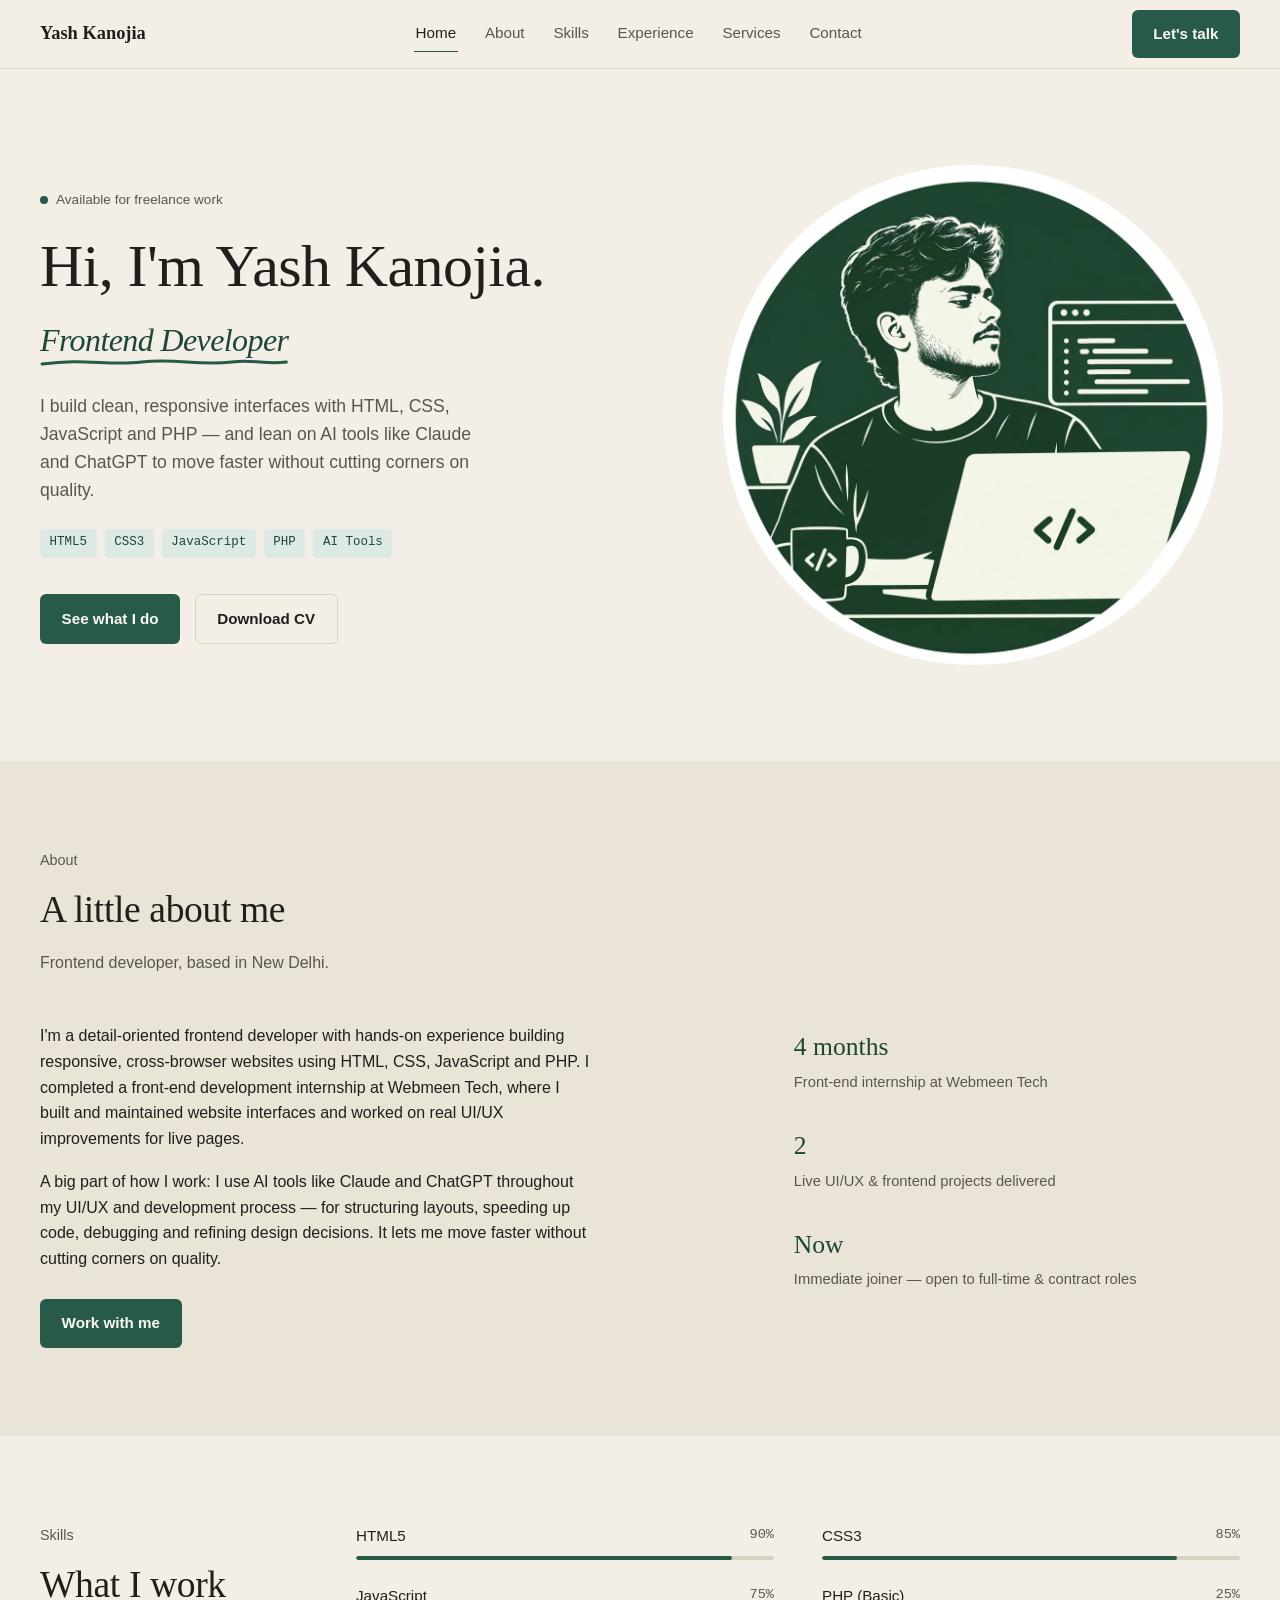
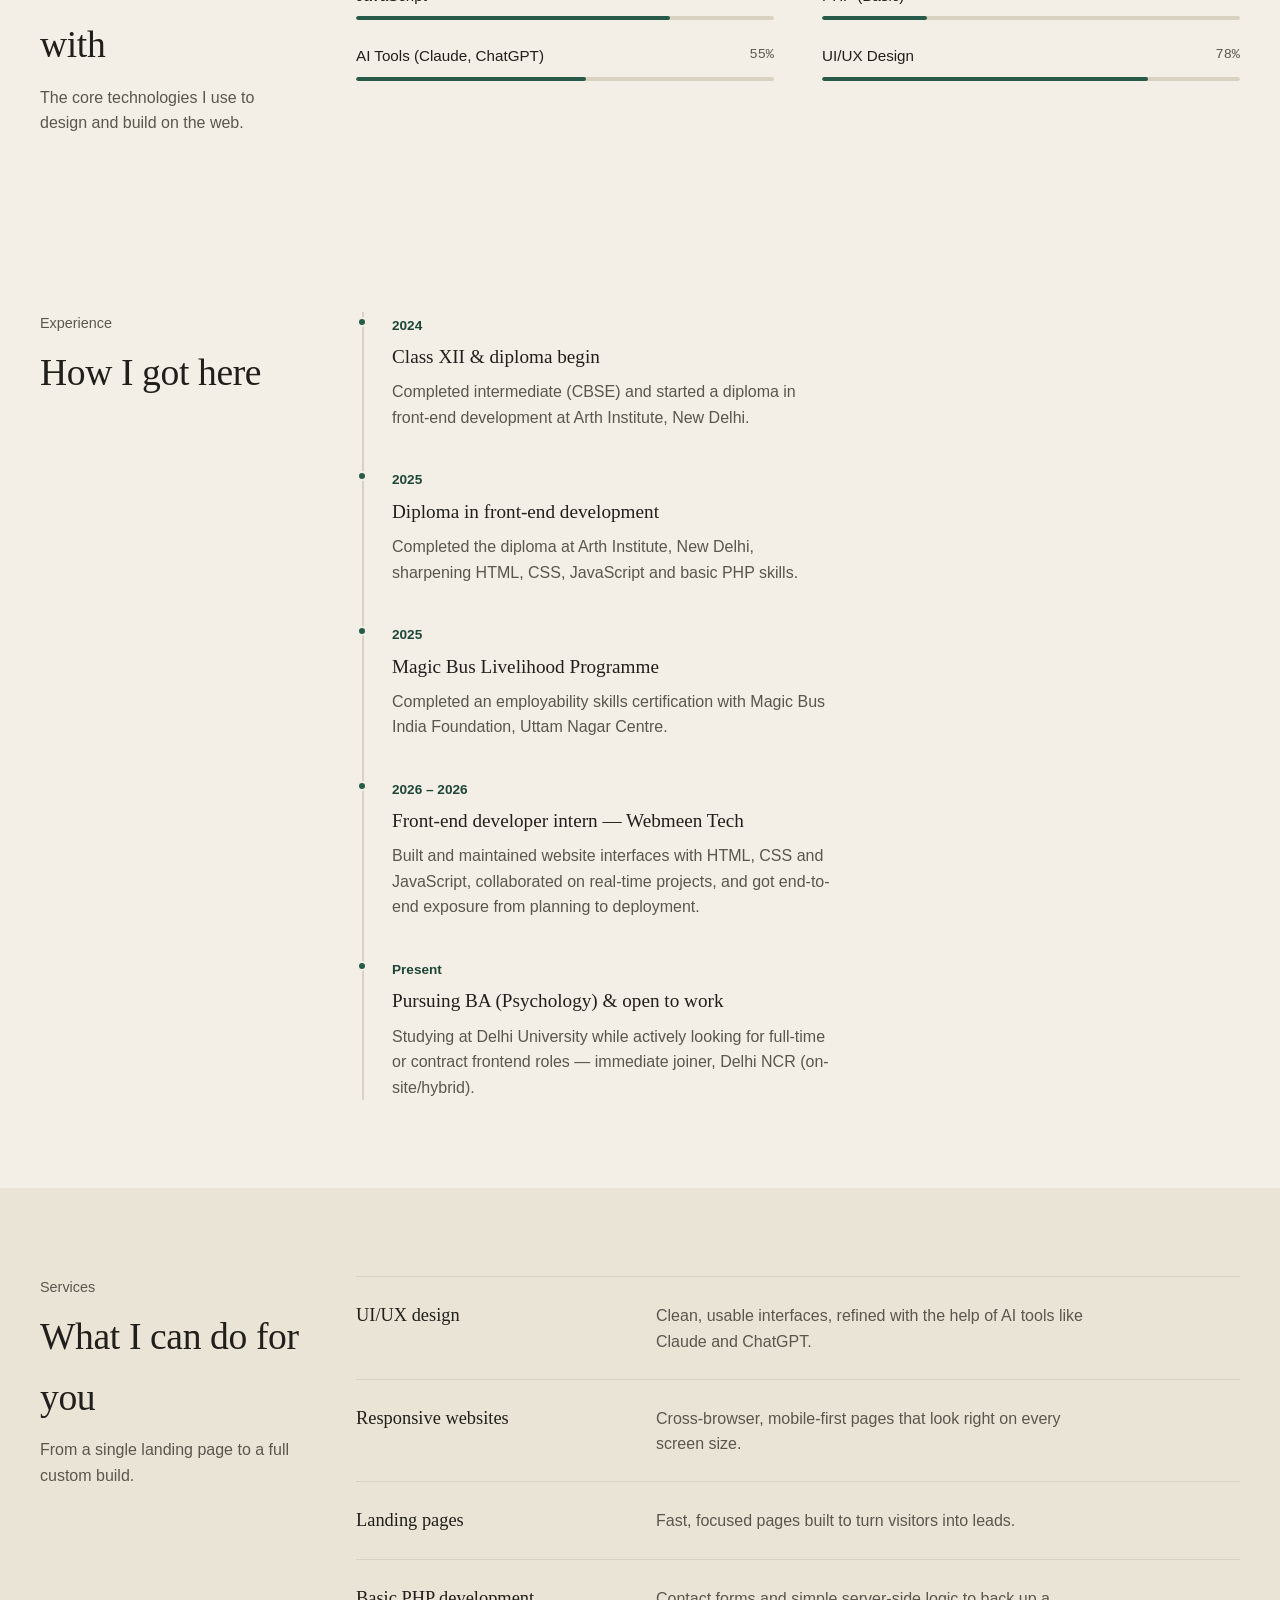
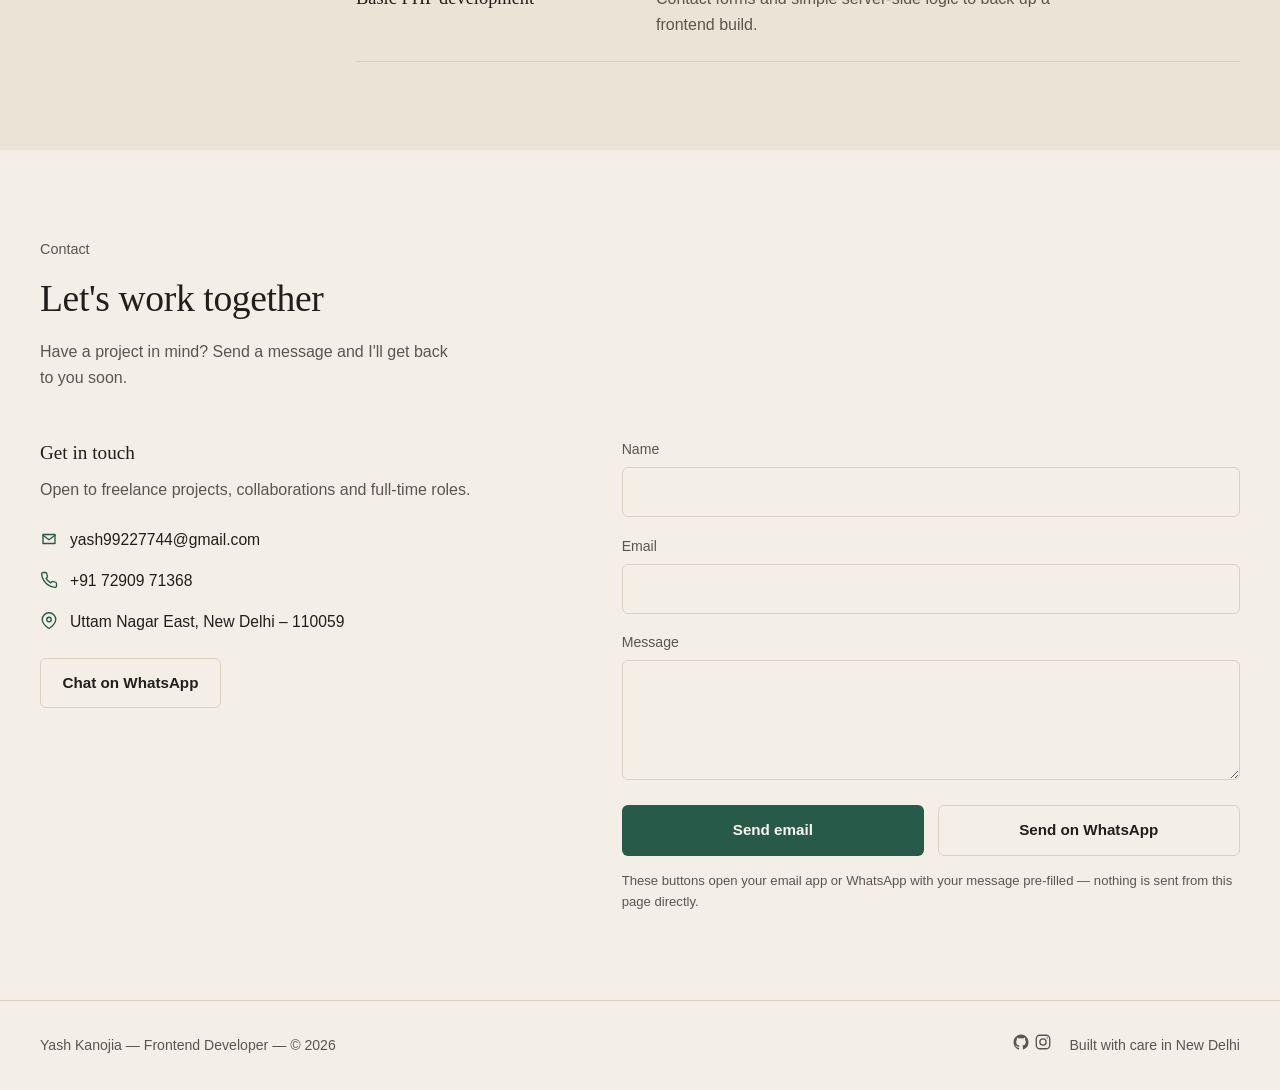
<file: index.html>
<!DOCTYPE html>
<html lang="en">
<head>
<meta charset="UTF-8">
<meta name="viewport" content="width=device-width, initial-scale=1.0">
<meta name="color-scheme" content="light">
<title>Yash Kanojia | Frontend Developer | Portfolio</title>
<meta name="description" content="Yash Kanojia is a Frontend Developer from New Delhi specializing in HTML, CSS, JavaScript, PHP, responsive web development and modern UI design. View my portfolio, projects and contact information.">
<meta name="keywords" content="Yash Kanojia, Frontend Developer, Web Developer, HTML, CSS, JavaScript, PHP, Portfolio, New Delhi, India">
<meta name="robots" content="index,follow,max-image-preview:large">
<meta name="theme-color" content="#F3EFE6">
<link rel="canonical" href="https://kanojia-yash.github.io/portfolio/">
<meta property="og:title" content="Yash Kanojia | Frontend Developer">
<meta property="og:description" content="Portfolio of Yash Kanojia, Frontend Developer specializing in HTML, CSS, JavaScript and PHP.">
<meta property="og:type" content="website">
<meta property="og:url" content="https://kanojia-yash.github.io/portfolio/">
<meta property="og:locale" content="en_IN">
<meta property="og:site_name" content="Yash Kanojia Portfolio">
<meta name="twitter:card" content="summary">
<meta name="twitter:title" content="Yash Kanojia | Frontend Developer">
<meta name="twitter:description" content="Frontend Developer Portfolio of Yash Kanojia">
<link rel="icon" href="data:image/svg+xml,%3Csvg xmlns='http://www.w3.org/2000/svg' viewBox='0 0 100 100'%3E%3Ccircle cx='50' cy='50' r='46' fill='%23F3EFE6' stroke='%23285A4A' stroke-width='5'/%3E%3Ctext x='50' y='66' font-family='Georgia, serif' font-size='52' text-anchor='middle' fill='%23285A4A'%3EY%3C/text%3E%3C/svg%3E">
<link rel="stylesheet" href="style.css">
  <link rel="apple-touch-icon" sizes="180x180" href="/apple-touch-icon.png">
<link rel="icon" type="image/png" sizes="32x32" href="/favicon-32x32.png">
<link rel="icon" type="image/png" sizes="16x16" href="/favicon-16x16.png">
<link rel="manifest" href="/site.webmanifest">
</head>
<body>

<a class="skip-link" href="#main">Skip to content</a>

<header id="site-header">
  <div class="container nav-row">
    <a class="brand" href="#home">Yash Kanojia</a>

    <nav class="nav-links" id="primary-nav" aria-label="Primary">
      <a href="#home">Home</a>
      <a href="#about">About</a>
      <a href="#skills">Skills</a>
      <a href="#experience">Experience</a>
      <a href="#services">Services</a>
      <a href="#contact">Contact</a>
    </nav>

    <div class="nav-actions">
      <a class="btn btn-primary nav-cta" href="#contact">Let's talk</a>
      <button class="nav-toggle" id="navToggle" aria-expanded="false" aria-controls="mobileNav" aria-label="Toggle menu">
        <svg class="icon-menu" viewBox="0 0 24 24" fill="none" stroke="currentColor" stroke-width="1.8" stroke-linecap="round"><line x1="3" y1="6" x2="21" y2="6"/><line x1="3" y1="12" x2="21" y2="12"/><line x1="3" y1="18" x2="21" y2="18"/></svg>
        <svg class="icon-close" viewBox="0 0 24 24" fill="none" stroke="currentColor" stroke-width="1.8" stroke-linecap="round"><line x1="5" y1="5" x2="19" y2="19"/><line x1="19" y1="5" x2="5" y2="19"/></svg>
      </button>
    </div>
  </div>

  <nav class="mobile-nav" id="mobileNav" aria-label="Mobile">
    <a href="#home">Home</a>
    <a href="#about">About</a>
    <a href="#skills">Skills</a>
    <a href="#experience">Experience</a>
    <a href="#services">Services</a>
    <a href="#contact">Let's talk</a>
  </nav>
</header>

<main id="main">

  <!-- Hero -->
  <section id="home" class="hero container">
    <div class="hero-content">
      <span class="badge"><span class="badge-dot" aria-hidden="true"></span>Available for freelance work</span>

      <h1>Hi, I'm Yash Kanojia.<br>
        <span class="role">Frontend Developer
          <svg viewBox="0 0 220 12" preserveAspectRatio="none" aria-hidden="true"><path d="M2,8 C40,2 60,10 90,6 C120,2 140,10 170,6 C190,3 200,9 218,6" fill="none" stroke="currentColor" stroke-width="3" stroke-linecap="round"/></svg>
        </span>
      </h1>

      <p class="lede">I build clean, responsive interfaces with HTML, CSS, JavaScript and PHP — and lean on AI tools like Claude and ChatGPT to move faster without cutting corners on quality.</p>

      <div class="tech-tags" aria-label="Core tools">
        <span class="tech-tag">HTML5</span>
        <span class="tech-tag">CSS3</span>
        <span class="tech-tag">JavaScript</span>
        <span class="tech-tag">PHP</span>
        <span class="tech-tag">AI Tools</span>
      </div>

      <div class="hero-ctas">
        <a class="btn btn-primary" href="#services">See what I do</a>
        <a class="btn btn-ghost" href="assets/cv.pdf" target="_blank" rel="noopener">Download CV</a>
      </div>
    </div>

    <div class="hero-image-wrap">
      <img class="hero-image" src="yash.png" alt="Illustration of a frontend developer working on a laptop">
    </div>
  </section>

  <!-- About -->
  <section id="about" class="section section-alt">
    <div class="container">
      <div class="section-head">
        <span class="eyebrow">About</span>
        <h2>A little about me</h2>
        <p class="section-sub">Frontend developer, based in New Delhi.</p>
      </div>

      <div class="about-grid">
        <div class="prose">
          <p>I'm a detail-oriented frontend developer with hands-on experience building responsive, cross-browser websites using HTML, CSS, JavaScript and PHP. I completed a front-end development internship at Webmeen Tech, where I built and maintained website interfaces and worked on real UI/UX improvements for live pages.</p>
          <p>A big part of how I work: I use AI tools like Claude and ChatGPT throughout my UI/UX and development process — for structuring layouts, speeding up code, debugging and refining design decisions. It lets me move faster without cutting corners on quality.</p>
          <a class="btn btn-primary" href="#contact" style="margin-top:1.75rem;">Work with me</a>
        </div>

        <div class="about-stats">
          <div class="stat">
            <div class="stat-num">4 months</div>
            <div class="stat-label">Front-end internship at Webmeen Tech</div>
          </div>
          <div class="stat">
            <div class="stat-num">2</div>
            <div class="stat-label">Live UI/UX &amp; frontend projects delivered</div>
          </div>
          <div class="stat">
            <div class="stat-num">Now</div>
            <div class="stat-label">Immediate joiner — open to full-time &amp; contract roles</div>
          </div>
        </div>
      </div>
    </div>
  </section>

  <!-- Skills -->
  <section id="skills" class="section">
    <div class="container section-grid">
      <div class="section-head">
        <span class="eyebrow">Skills</span>
        <h2>What I work with</h2>
        <p class="section-sub">The core technologies I use to design and build on the web.</p>
      </div>

      <div class="skills-list">
        <div class="skill">
          <div class="skill-top"><span>HTML5</span><span class="skill-pct">90%</span></div>
          <div class="skill-track"><div class="skill-fill" style="width:90%"></div></div>
        </div>
        <div class="skill">
          <div class="skill-top"><span>CSS3</span><span class="skill-pct">85%</span></div>
          <div class="skill-track"><div class="skill-fill" style="width:85%"></div></div>
        </div>
        <div class="skill">
          <div class="skill-top"><span>JavaScript</span><span class="skill-pct">75%</span></div>
          <div class="skill-track"><div class="skill-fill" style="width:75%"></div></div>
        </div>
        <div class="skill">
          <div class="skill-top"><span>PHP (Basic)</span><span class="skill-pct">25%</span></div>
          <div class="skill-track"><div class="skill-fill" style="width:25%"></div></div>
        </div>
        <div class="skill">
          <div class="skill-top"><span>AI Tools (Claude, ChatGPT)</span><span class="skill-pct">55%</span></div>
          <div class="skill-track"><div class="skill-fill" style="width:55%"></div></div>
        </div>
        <div class="skill">
          <div class="skill-top"><span>UI/UX Design</span><span class="skill-pct">78%</span></div>
          <div class="skill-track"><div class="skill-fill" style="width:78%"></div></div>
        </div>
      </div>
    </div>
  </section>

  <!-- Experience -->
  <section id="experience" class="section">
    <div class="container section-grid">
      <div class="section-head">
        <span class="eyebrow">Experience</span>
        <h2>How I got here</h2>
      </div>

      <div class="timeline">
        <div class="timeline-item">
          <span class="timeline-year">2024</span>
          <h3>Class XII &amp; diploma begin</h3>
          <p>Completed intermediate (CBSE) and started a diploma in front-end development at Arth Institute, New Delhi.</p>
        </div>

        <div class="timeline-item">
          <span class="timeline-year">2025</span>
          <h3>Diploma in front-end development</h3>
          <p>Completed the diploma at Arth Institute, New Delhi, sharpening HTML, CSS, JavaScript and basic PHP skills.</p>
        </div>

        <div class="timeline-item">
          <span class="timeline-year">2025</span>
          <h3>Magic Bus Livelihood Programme</h3>
          <p>Completed an employability skills certification with Magic Bus India Foundation, Uttam Nagar Centre.</p>
        </div>

        <div class="timeline-item">
          <span class="timeline-year">2026 – 2026</span>
          <h3>Front-end developer intern — Webmeen Tech</h3>
          <p>Built and maintained website interfaces with HTML, CSS and JavaScript, collaborated on real-time projects, and got end-to-end exposure from planning to deployment.</p>
        </div>

        <div class="timeline-item">
          <span class="timeline-year">Present</span>
          <h3>Pursuing BA (Psychology) &amp; open to work</h3>
          <p>Studying at Delhi University while actively looking for full-time or contract frontend roles — immediate joiner, Delhi NCR (on-site/hybrid).</p>
        </div>
      </div>
    </div>
  </section>

  <!-- Services -->
  <section id="services" class="section section-alt">
    <div class="container section-grid">
      <div class="section-head">
        <span class="eyebrow">Services</span>
        <h2>What I can do for you</h2>
        <p class="section-sub">From a single landing page to a full custom build.</p>
      </div>

      <div class="services-list">
        <div class="service-item">
          <h3>UI/UX design</h3>
          <p>Clean, usable interfaces, refined with the help of AI tools like Claude and ChatGPT.</p>
        </div>
        <div class="service-item">
          <h3>Responsive websites</h3>
          <p>Cross-browser, mobile-first pages that look right on every screen size.</p>
        </div>
        <div class="service-item">
          <h3>Landing pages</h3>
          <p>Fast, focused pages built to turn visitors into leads.</p>
        </div>
        <div class="service-item">
          <h3>Basic PHP development</h3>
          <p>Contact forms and simple server-side logic to back up a frontend build.</p>
        </div>
      </div>
    </div>
  </section>

  <!-- Contact -->
  <section id="contact" class="section">
    <div class="container">
      <div class="section-head">
        <span class="eyebrow">Contact</span>
        <h2>Let's work together</h2>
        <p class="section-sub">Have a project in mind? Send a message and I'll get back to you soon.</p>
      </div>

      <div class="contact-grid">
        <div class="contact-info">
          <h3 style="font-family:var(--font-display); font-weight:500; font-size:1.2rem;">Get in touch</h3>
          <p style="margin-top:0.5rem;">Open to freelance projects, collaborations and full-time roles.</p>

          <ul class="contact-list">
            <li>
              <svg viewBox="0 0 24 24" fill="none" stroke="currentColor" stroke-width="1.8" stroke-linecap="round" stroke-linejoin="round" aria-hidden="true"><path d="M4 4h16v16H4z" opacity="0"/><path d="M4 6h16v12H4z"/><path d="m4 7 8 6 8-6"/></svg>
              <a href="mailto:yash99227744@gmail.com">yash99227744@gmail.com</a>
            </li>
            <li>
              <svg viewBox="0 0 24 24" fill="none" stroke="currentColor" stroke-width="1.8" stroke-linecap="round" stroke-linejoin="round" aria-hidden="true"><path d="M22 16.92v3a2 2 0 0 1-2.18 2 19.8 19.8 0 0 1-8.63-3.07 19.5 19.5 0 0 1-6-6 19.8 19.8 0 0 1-3.07-8.67A2 2 0 0 1 4.11 2h3a2 2 0 0 1 2 1.72c.13.96.36 1.9.68 2.81a2 2 0 0 1-.45 2.11L8.09 9.91a16 16 0 0 0 6 6l1.27-1.27a2 2 0 0 1 2.11-.45c.91.32 1.85.55 2.81.68A2 2 0 0 1 22 16.92z"/></svg>
              <a href="tel:+917290971368">+91 72909 71368</a>
            </li>
            <li>
              <svg viewBox="0 0 24 24" fill="none" stroke="currentColor" stroke-width="1.8" stroke-linecap="round" stroke-linejoin="round" aria-hidden="true"><path d="M21 10c0 6-9 12-9 12s-9-6-9-12a9 9 0 0 1 18 0z"/><circle cx="12" cy="10" r="3"/></svg>
              <span>Uttam Nagar East, New Delhi – 110059</span>
            </li>
          </ul>

          <a class="btn btn-ghost whatsapp-inline" href="https://wa.me/917290971368" target="_blank" rel="noopener">Chat on WhatsApp</a>
        </div>

        <form id="contactForm" novalidate>
          <div class="field">
            <label for="name">Name</label>
            <input type="text" id="name" name="name" required autocomplete="name">
          </div>
          <div class="field">
            <label for="email">Email</label>
            <input type="email" id="email" name="email" required autocomplete="email">
          </div>
          <div class="field">
            <label for="message">Message</label>
            <textarea id="message" name="message" required></textarea>
          </div>
          <div class="form-actions">
            <button type="button" class="btn btn-primary btn-block" id="sendEmail">Send email</button>
            <button type="button" class="btn btn-ghost btn-block" id="sendWhatsapp">Send on WhatsApp</button>
          </div>
          <p class="form-note">These buttons open your email app or WhatsApp with your message pre-filled — nothing is sent from this page directly.</p>
        </form>
      </div>
    </div>
  </section>

</main>

<footer>
  <div class="container footer-row">
    <span>Yash Kanojia — Frontend Developer — © <span id="year">2026</span></span>
    <div class="footer-links">
      <div class="social-links" aria-label="Social links">
        <a href="https://github.com/kanojia-yash" target="_blank" rel="noopener" aria-label="GitHub profile">
          <svg viewBox="0 0 24 24" fill="currentColor" aria-hidden="true"><path d="M12 2C6.48 2 2 6.58 2 12.25c0 4.53 2.87 8.37 6.84 9.73.5.1.68-.22.68-.5 0-.24-.01-1.05-.01-1.9-2.78.62-3.37-1.22-3.37-1.22-.46-1.2-1.11-1.52-1.11-1.52-.91-.64.07-.63.07-.63 1 .07 1.53 1.06 1.53 1.06.89 1.56 2.34 1.11 2.91.85.09-.66.35-1.11.63-1.37-2.22-.26-4.56-1.14-4.56-5.05 0-1.12.39-2.03 1.03-2.75-.1-.26-.45-1.31.1-2.73 0 0 .84-.28 2.75 1.05a9.3 9.3 0 0 1 5 0c1.91-1.33 2.75-1.05 2.75-1.05.55 1.42.2 2.47.1 2.73.64.72 1.03 1.63 1.03 2.75 0 3.92-2.34 4.79-4.57 5.04.36.32.68.95.68 1.92 0 1.39-.01 2.5-.01 2.84 0 .28.18.6.69.5A10.26 10.26 0 0 0 22 12.25C22 6.58 17.52 2 12 2z"/></svg>
        </a>
        <a href="https://www.instagram.com/yash.web/" target="_blank" rel="noopener" aria-label="Instagram profile">
          <svg viewBox="0 0 24 24" fill="none" stroke="currentColor" stroke-width="1.8" stroke-linecap="round" stroke-linejoin="round" aria-hidden="true"><rect x="3" y="3" width="18" height="18" rx="5"/><circle cx="12" cy="12" r="4.2"/><circle cx="17.4" cy="6.6" r="1" fill="currentColor" stroke="none"/></svg>
        </a>
      </div>
      <span>Built with care in New Delhi</span>
    </div>
  </div>
</footer>

<script src="script.js"></script>
</body>
</html>
</file>
<file: style.css>
/* ---------- Tokens ---------- */
:root{
  --bg: #F3EFE6;
  --bg-alt: #EAE4D6;
  --ink: #211F1B;
  --ink-soft: #5B564D;
  --accent: #285A4A;
  --accent-dark: #1E4638;
  --accent-soft: #DCEAE3;
  --line: #D9D2C1;
  --on-accent: #FBF9F4;

  --font-display: ui-serif, Georgia, "Iowan Old Style", "Palatino Linotype", "Book Antiqua", Palatino, serif;
  --font-body: ui-sans-serif, -apple-system, BlinkMacSystemFont, "Segoe UI", Roboto, "Helvetica Neue", Arial, sans-serif;
  --font-mono: ui-monospace, SFMono-Regular, "SF Mono", Menlo, Consolas, "Liberation Mono", monospace;

  --header-h: 68px;
  --container: 1320px;
  --radius: 6px;
}

/* ---------- Reset ---------- */
*, *::before, *::after{ box-sizing: border-box; }
html{ scroll-behavior: smooth; }
body{ margin: 0; }
img{ max-width: 100%; display: block; }
a{ color: inherit; text-decoration: none; }
button{ font: inherit; color: inherit; background: none; border: 0; cursor: pointer; }
ul{ margin: 0; padding: 0; list-style: none; }
h1,h2,h3,p{ margin: 0; }
input, textarea{ font: inherit; color: inherit; }

body{
  background: var(--bg);
  color: var(--ink);
  font-family: var(--font-body);
  line-height: 1.6;
  -webkit-font-smoothing: antialiased;
}

section{ scroll-margin-top: calc(var(--header-h) + 12px); }

.container{
  width: 100%;
  max-width: var(--container);
  margin-inline: auto;
  padding-inline: clamp(1.25rem, 4vw, 2.5rem);
}

.prose{ max-width: 62ch; }

.section{ padding-block: clamp(3rem, 7vw, 5.5rem); }
.section-alt{ background: var(--bg-alt); }
.section-head{ margin-bottom: clamp(2rem, 5vw, 3rem); }

/* Sidebar-heading layout: puts the wide desktop measure to work instead
   of leaving it empty next to a narrower content column. */
.section-grid{ display: grid; gap: 2rem; }
@media (min-width: 860px){
  .section-grid{
    grid-template-columns: 260px minmax(0, 1fr);
    gap: 3.5rem;
    align-items: start;
  }
  .section-grid .section-head{ margin-bottom: 0; position: sticky; top: calc(var(--header-h) + 28px); }
}
.eyebrow{
  display:block;
  font-size: 0.9rem;
  color: var(--ink-soft);
  margin-bottom: 0.5rem;
}
h2{
  font-family: var(--font-display);
  font-weight: 500;
  font-size: clamp(1.6rem, 1.1rem + 2vw, 2.35rem);
  letter-spacing: -0.01em;
}
.section-sub{
  color: var(--ink-soft);
  margin-top: 0.6rem;
  max-width: 46ch;
}

.hr{ border: 0; border-top: 1px solid var(--line); }

/* ---------- Buttons / links ---------- */
.btn{
  display: inline-flex;
  align-items: center;
  gap: 0.5rem;
  padding: 0.75rem 1.35rem;
  border-radius: var(--radius);
  font-size: 0.95rem;
  font-weight: 600;
  transition: background-color 150ms ease, border-color 150ms ease, color 150ms ease;
}
.btn-primary{ background: var(--accent); color: var(--on-accent); }
.btn-primary:hover{ background: var(--accent-dark); }
.btn-ghost{ border: 1.5px solid var(--line); color: var(--ink); }
.btn-ghost:hover{ background: var(--bg-alt); border-color: var(--ink-soft); }
.btn-block{ width: 100%; justify-content: center; }

.text-link{
  color: var(--accent);
  font-weight: 600;
  border-bottom: 1.5px solid transparent;
  transition: border-color 150ms ease;
}
.text-link:hover{ border-color: var(--accent); }

a:focus-visible, button:focus-visible, input:focus-visible, textarea:focus-visible{
  outline: 2px solid var(--accent);
  outline-offset: 2px;
}

.skip-link{
  position: absolute;
  left: 1rem;
  top: -3rem;
  background: var(--accent);
  color: var(--on-accent);
  padding: 0.6rem 1rem;
  border-radius: var(--radius);
  transition: top 150ms ease;
  z-index: 100;
}
.skip-link:focus{ top: 1rem; }

.visually-hidden{
  position: absolute;
  width: 1px; height: 1px;
  overflow: hidden;
  clip: rect(0 0 0 0);
  white-space: nowrap;
}

/* ---------- Header ---------- */
header{
  position: sticky;
  top: 0;
  z-index: 50;
  background: var(--bg);
  border-bottom: 1px solid var(--line);
}
.nav-row{
  height: var(--header-h);
  display: flex;
  align-items: center;
  justify-content: space-between;
  gap: 1rem;
}
.brand{
  font-family: var(--font-display);
  font-size: 1.15rem;
  font-weight: 600;
}
.nav-links{
  display: none;
  align-items: center;
  gap: clamp(1rem, 2vw, 1.75rem);
  font-size: 0.95rem;
}
.nav-links a{
  padding: 0.35rem 0.1rem;
  color: var(--ink-soft);
  border-bottom: 1.5px solid transparent;
  transition: color 150ms ease, border-color 150ms ease;
}
.nav-links a:hover,
.nav-links a.active{ color: var(--ink); border-color: var(--accent); }
.nav-actions{ display: flex; align-items: center; gap: 0.75rem; }
.nav-cta{ display: none; }

.nav-toggle{
  display: inline-flex;
  align-items: center;
  justify-content: center;
  width: 40px; height: 40px;
  border-radius: var(--radius);
}
.nav-toggle:hover{ background: var(--bg-alt); }
.nav-toggle svg{ width: 22px; height: 22px; }
.nav-toggle .icon-close{ display: none; }
header.nav-open .nav-toggle .icon-menu{ display: none; }
header.nav-open .nav-toggle .icon-close{ display: block; }

.mobile-nav{
  display: none;
  border-top: 1px solid var(--line);
  padding: 0.5rem clamp(1.25rem, 4vw, 2.5rem) 1.25rem;
}
header.nav-open .mobile-nav{ display: block; }
.mobile-nav a{
  display: block;
  padding: 0.75rem 0;
  font-size: 1.02rem;
  border-bottom: 1px solid var(--line);
  color: var(--ink);
}
.mobile-nav a:last-child{ border-bottom: 0; }

@media (min-width: 860px){
  .nav-links{ display: flex; }
  .nav-cta{ display: inline-flex; }
  .nav-toggle{ display: none; }
  .mobile-nav{ display: none !important; }
}

/* ---------- Hero ---------- */
.hero{
  padding-block: clamp(3rem, 9vw, 6rem);
}

.hero-content{
  min-width: 0;
}

.hero-image-wrap{
  display: flex;
  align-items: center;
  justify-content: center;
  margin-top: 2.5rem;
}

.hero-image{
  width: min(100%, 440px);
  aspect-ratio: 1;
  object-fit: cover;
  border-radius: 50%;
}

@media (min-width: 860px){
  .hero{
    display: grid;
    grid-template-columns: minmax(0, 1.05fr) minmax(320px, 0.95fr);
    align-items: center;
    gap: clamp(3rem, 6vw, 7rem);
  }

  .hero-image-wrap{
    margin-top: 0;
  }

  .hero-image{
    width: min(100%, 500px);
  }
}
.badge{
  display: inline-flex;
  align-items: center;
  gap: 0.5rem;
  font-size: 0.85rem;
  color: var(--ink-soft);
  margin-bottom: 1.5rem;
}
.badge-dot{
  width: 8px; height: 8px;
  border-radius: 50%;
  background: var(--accent);
  flex: none;
}
.hero h1{
  font-family: var(--font-display);
  font-weight: 500;
  font-size: clamp(2.25rem, 1.4rem + 4vw, 3.75rem);
  line-height: 1.08;
  letter-spacing: -0.01em;
}
.hero .role{
  position: relative;
  display: inline-block;
  margin-top: 0.35rem;
  font-family: var(--font-display);
  font-style: italic;
  font-size: clamp(1.4rem, 1.1rem + 1.2vw, 2rem);
  color: var(--accent-dark);
}
.hero .role svg{
  position: absolute;
  left: 0;
  bottom: -0.32em;
  width: 100%;
  height: 12px;
  color: var(--accent);
}
.hero p.lede{
  margin-top: 1.75rem;
  max-width: 46ch;
  font-size: clamp(1rem, 0.95rem + 0.2vw, 1.1rem);
  color: var(--ink-soft);
}
.tech-tags{
  display: flex;
  flex-wrap: wrap;
  gap: 0.5rem;
  margin-top: 1.5rem;
}
.tech-tag{
  font-family: var(--font-mono);
  font-size: 0.78rem;
  padding: 0.3rem 0.6rem;
  border-radius: 4px;
  background: var(--accent-soft);
  color: var(--accent-dark);
}
.hero-ctas{
  display: flex;
  flex-wrap: wrap;
  gap: 0.9rem;
  margin-top: 2.25rem;
}

/* ---------- About ---------- */
.about-grid{
  display: grid;
  gap: 2.5rem;
}
.about-stats{
  display: grid;
  gap: 1.5rem;
}
.stat{ padding-block: 0.25rem; }
.stat-num{
  font-family: var(--font-display);
  font-size: 1.6rem;
  color: var(--accent-dark);
}
.stat-label{ color: var(--ink-soft); font-size: 0.92rem; margin-top: 0.15rem; }
.about-grid p + p{ margin-top: 1.1rem; }

@media (min-width: 780px){
  .about-grid{ grid-template-columns: 1.6fr 1fr; align-items: start; }
}

/* ---------- Skills ---------- */
.skills-list{ display: grid; gap: 1.5rem; }
@media (min-width: 620px){
  .skills-list{ grid-template-columns: 1fr 1fr; column-gap: 3rem; }
}
.skill-top{
  display: flex;
  justify-content: space-between;
  font-size: 0.95rem;
  margin-bottom: 0.5rem;
}
.skill-pct{ color: var(--ink-soft); font-family: var(--font-mono); font-size: 0.85rem; }
.skill-track{
  height: 4px;
  background: var(--line);
  border-radius: 2px;
  overflow: hidden;
}
.skill-fill{
  height: 100%;
  background: var(--accent);
  border-radius: 2px;
}

/* ---------- Experience ---------- */
.timeline{
  border-left: 2px solid var(--line);
  margin-left: 6px;
}
.timeline-item{
  position: relative;
  padding: 0 0 2.25rem 1.75rem;
}
.timeline-item::before{
  content: "";
  position: absolute;
  left: -7px;
  top: 0.3rem;
  width: 10px; height: 10px;
  border-radius: 50%;
  background: var(--accent);
  border: 2px solid var(--bg);
}
.timeline-item:last-child{ padding-bottom: 0; }
.timeline-year{
  font-size: 0.85rem;
  color: var(--accent-dark);
  font-weight: 600;
}
.timeline-item h3{
  font-family: var(--font-display);
  font-weight: 500;
  font-size: 1.2rem;
  margin-top: 0.3rem;
}
.timeline-item p{ color: var(--ink-soft); margin-top: 0.4rem; max-width: 50ch; }

/* ---------- Services ---------- */
.services-list{ border-top: 1px solid var(--line); }
.service-item{
  display: grid;
  gap: 0.5rem;
  padding-block: 1.5rem;
  border-bottom: 1px solid var(--line);
}
.service-item h3{
  font-family: var(--font-display);
  font-weight: 500;
  font-size: 1.15rem;
}
.service-item p{ color: var(--ink-soft); max-width: 48ch; }

@media (min-width: 700px){
  .service-item{ grid-template-columns: 1fr 2fr; align-items: baseline; }
}

/* ---------- Contact ---------- */
.contact-grid{ display: grid; gap: 2.75rem; }
.contact-info p{ color: var(--ink-soft); }
.contact-list{ margin-top: 1.5rem; display: grid; gap: 1rem; }
.contact-list li{
  display: flex;
  align-items: center;
  gap: 0.75rem;
  font-size: 0.98rem;
}
.contact-list svg{ width: 18px; height: 18px; color: var(--accent); flex: none; }
.contact-list a:hover{ color: var(--accent-dark); }
.whatsapp-inline{ margin-top: 1.5rem; }

.field{ margin-bottom: 1.1rem; }
.field label{
  display: block;
  font-size: 0.88rem;
  color: var(--ink-soft);
  margin-bottom: 0.4rem;
}
.field input, .field textarea{
  width: 100%;
  padding: 0.7rem 0.85rem;
  border: 1.5px solid var(--line);
  border-radius: var(--radius);
  background: var(--bg);
  transition: border-color 150ms ease;
}
.field input:focus, .field textarea:focus{
  border-color: var(--accent);
  outline: none;
}
.field textarea{ min-height: 120px; resize: vertical; }
.form-actions{
  display: flex;
  flex-wrap: wrap;
  gap: 0.85rem;
  margin-top: 0.5rem;
}
.form-actions .btn{ flex: 1 1 180px; }
.form-note{ font-size: 0.82rem; color: var(--ink-soft); margin-top: 0.9rem; }

@media (min-width: 780px){
  .contact-grid{ grid-template-columns: 1fr 1.15fr; }
}

/* ---------- Footer ---------- */
footer{
  border-top: 1px solid var(--line);
  padding-block: 2rem;
}
.footer-row{
  display: flex;
  flex-direction: column;
  gap: 0.75rem;
  font-size: 0.88rem;
  color: var(--ink-soft);
}
.footer-row a{ color: var(--ink-soft); }
.footer-row a:hover{ color: var(--accent-dark); }
.footer-links{ display: flex; align-items: center; gap: 1.1rem; }
.footer-links svg{ width: 18px; height: 18px; }

@media (min-width: 700px){
  .footer-row{ flex-direction: row; align-items: center; justify-content: space-between; }
}

/* ---------- Motion & accessibility ---------- */
@media (prefers-reduced-motion: reduce){
  html{ scroll-behavior: auto; }
  *{ transition-duration: 0.001ms !important; }
}
</file>
